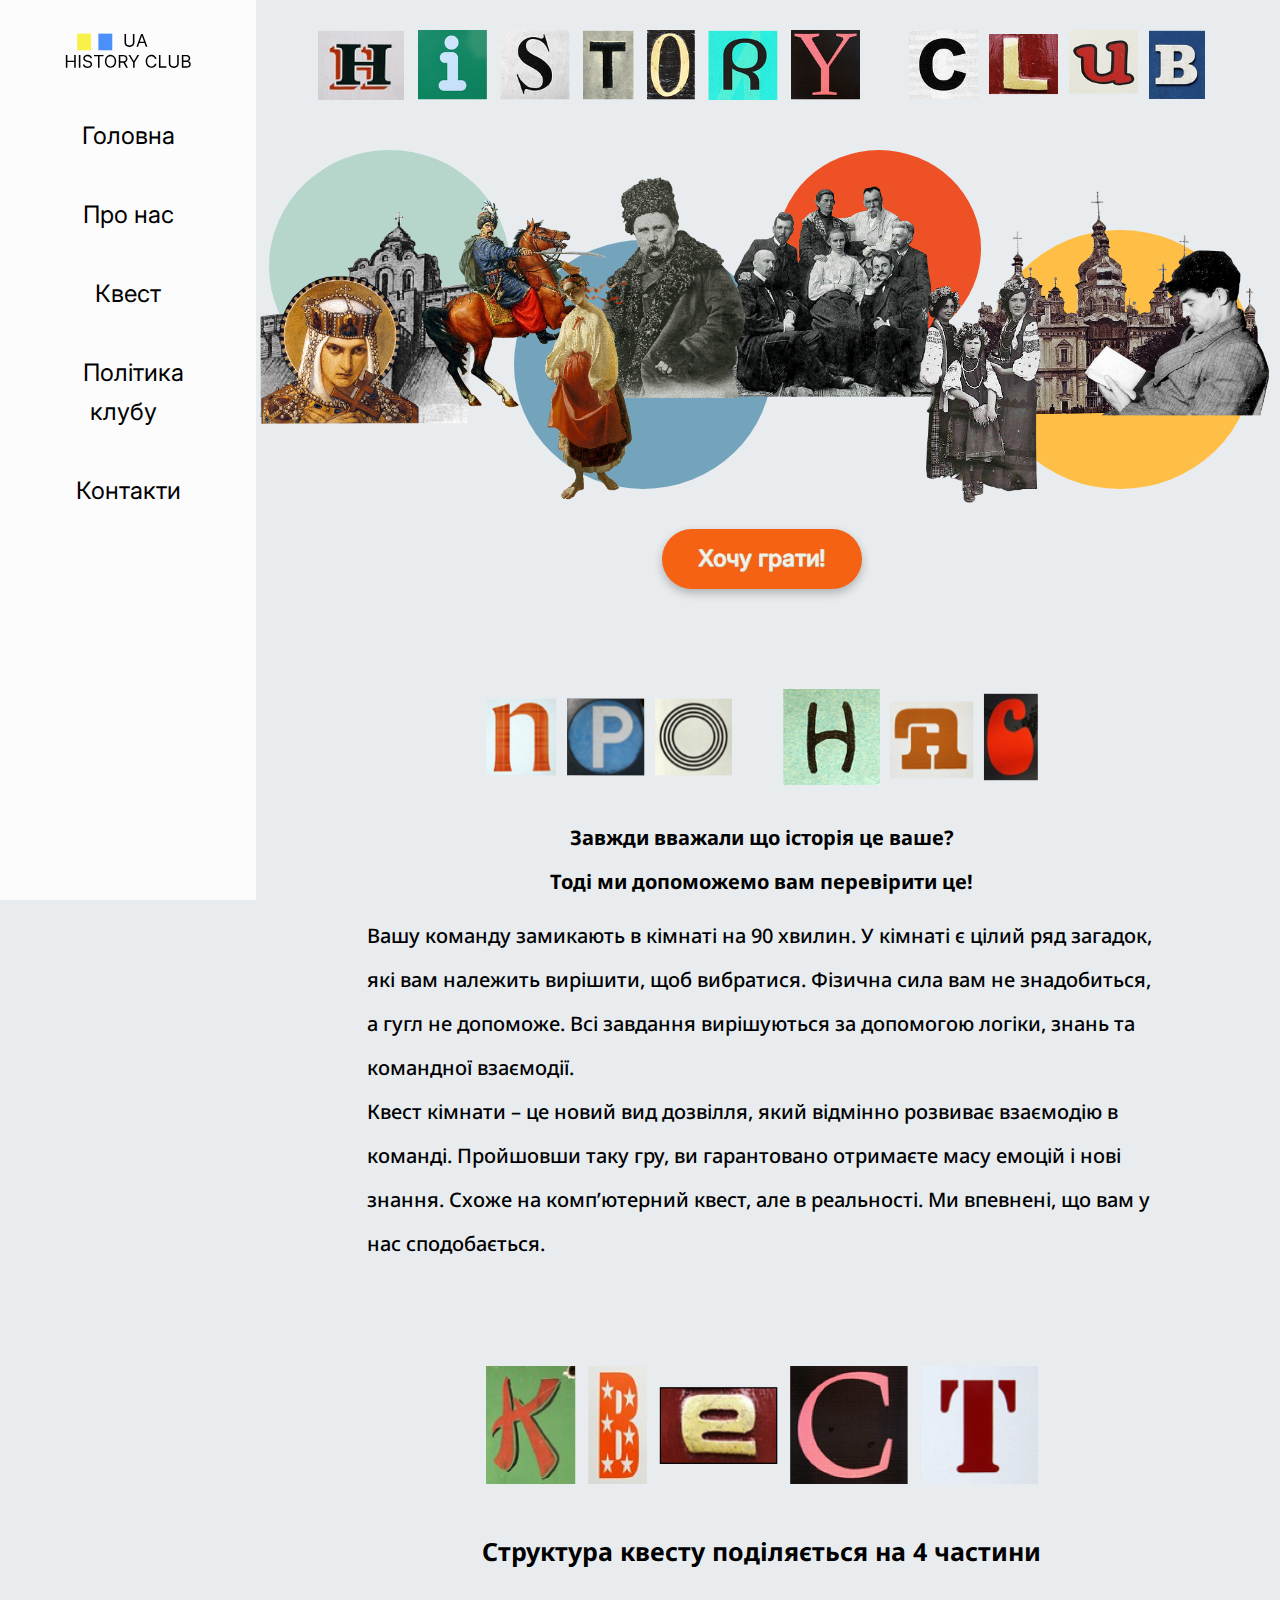
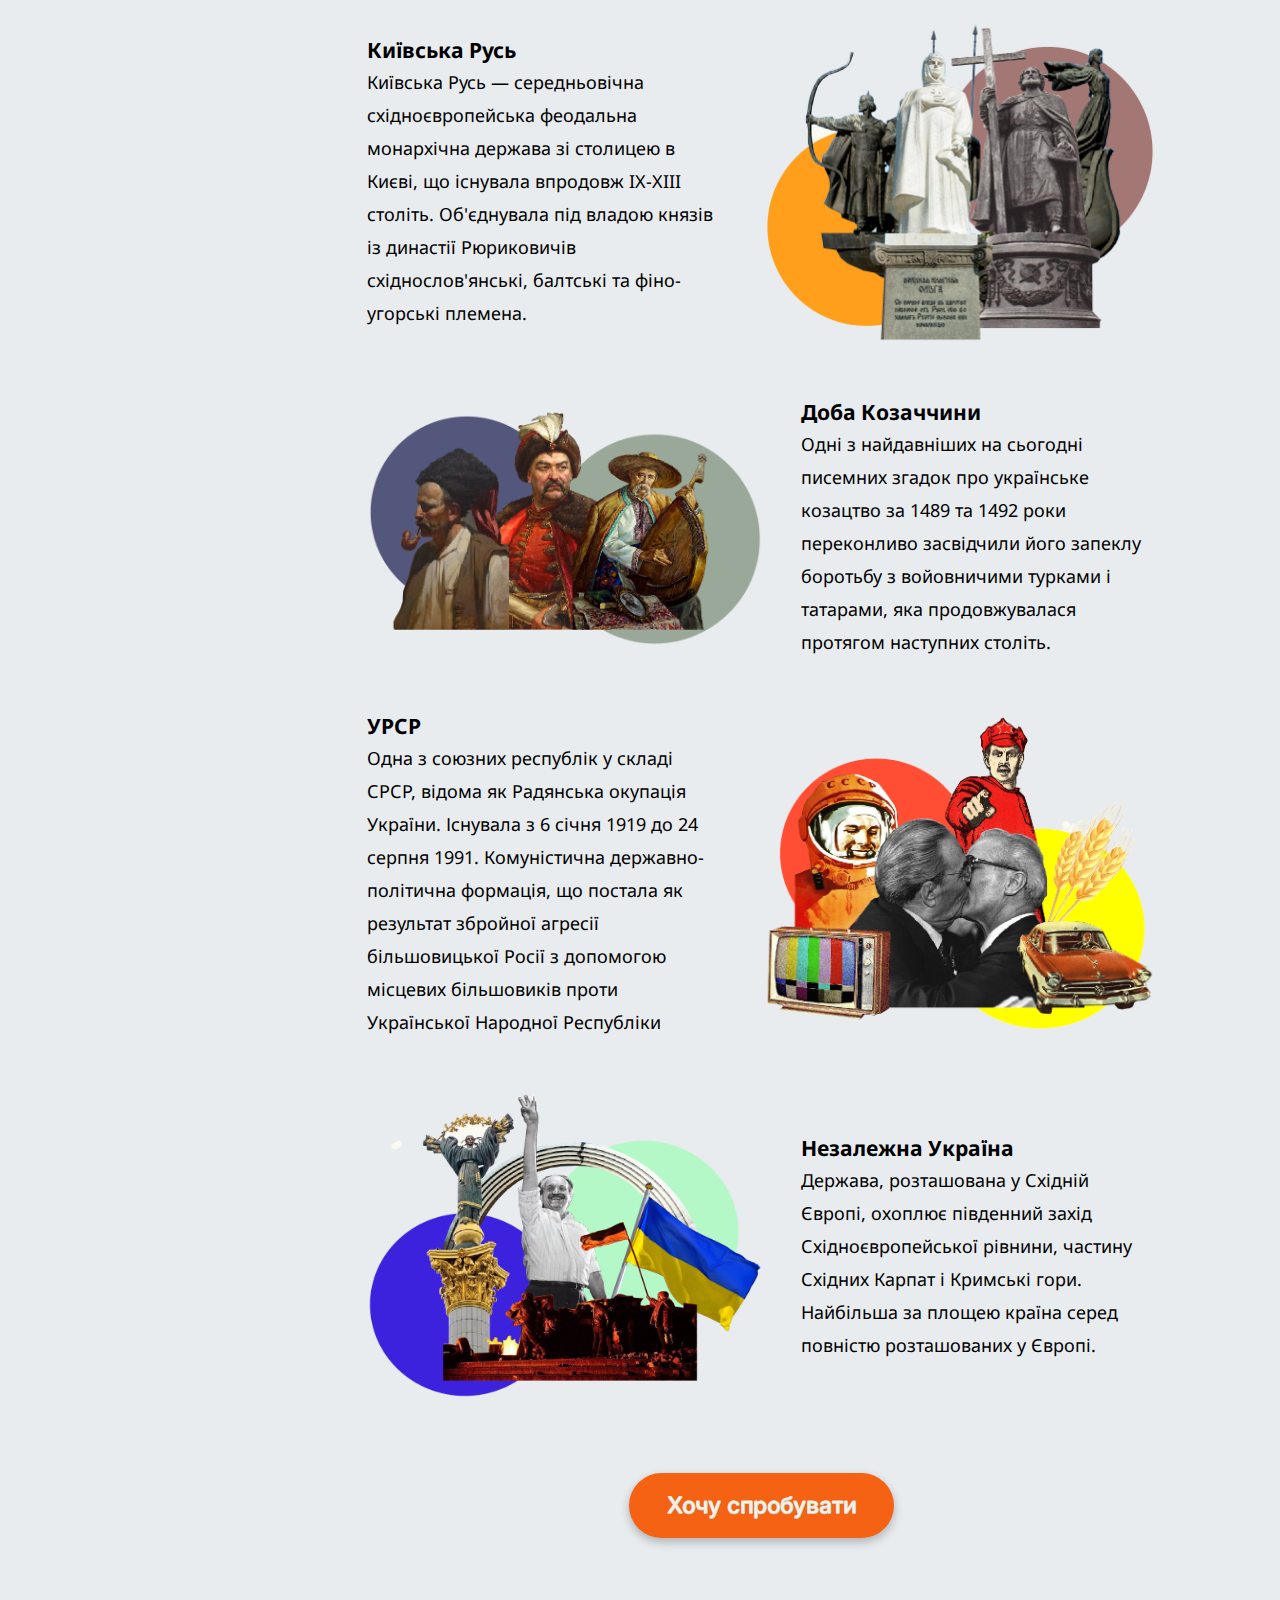
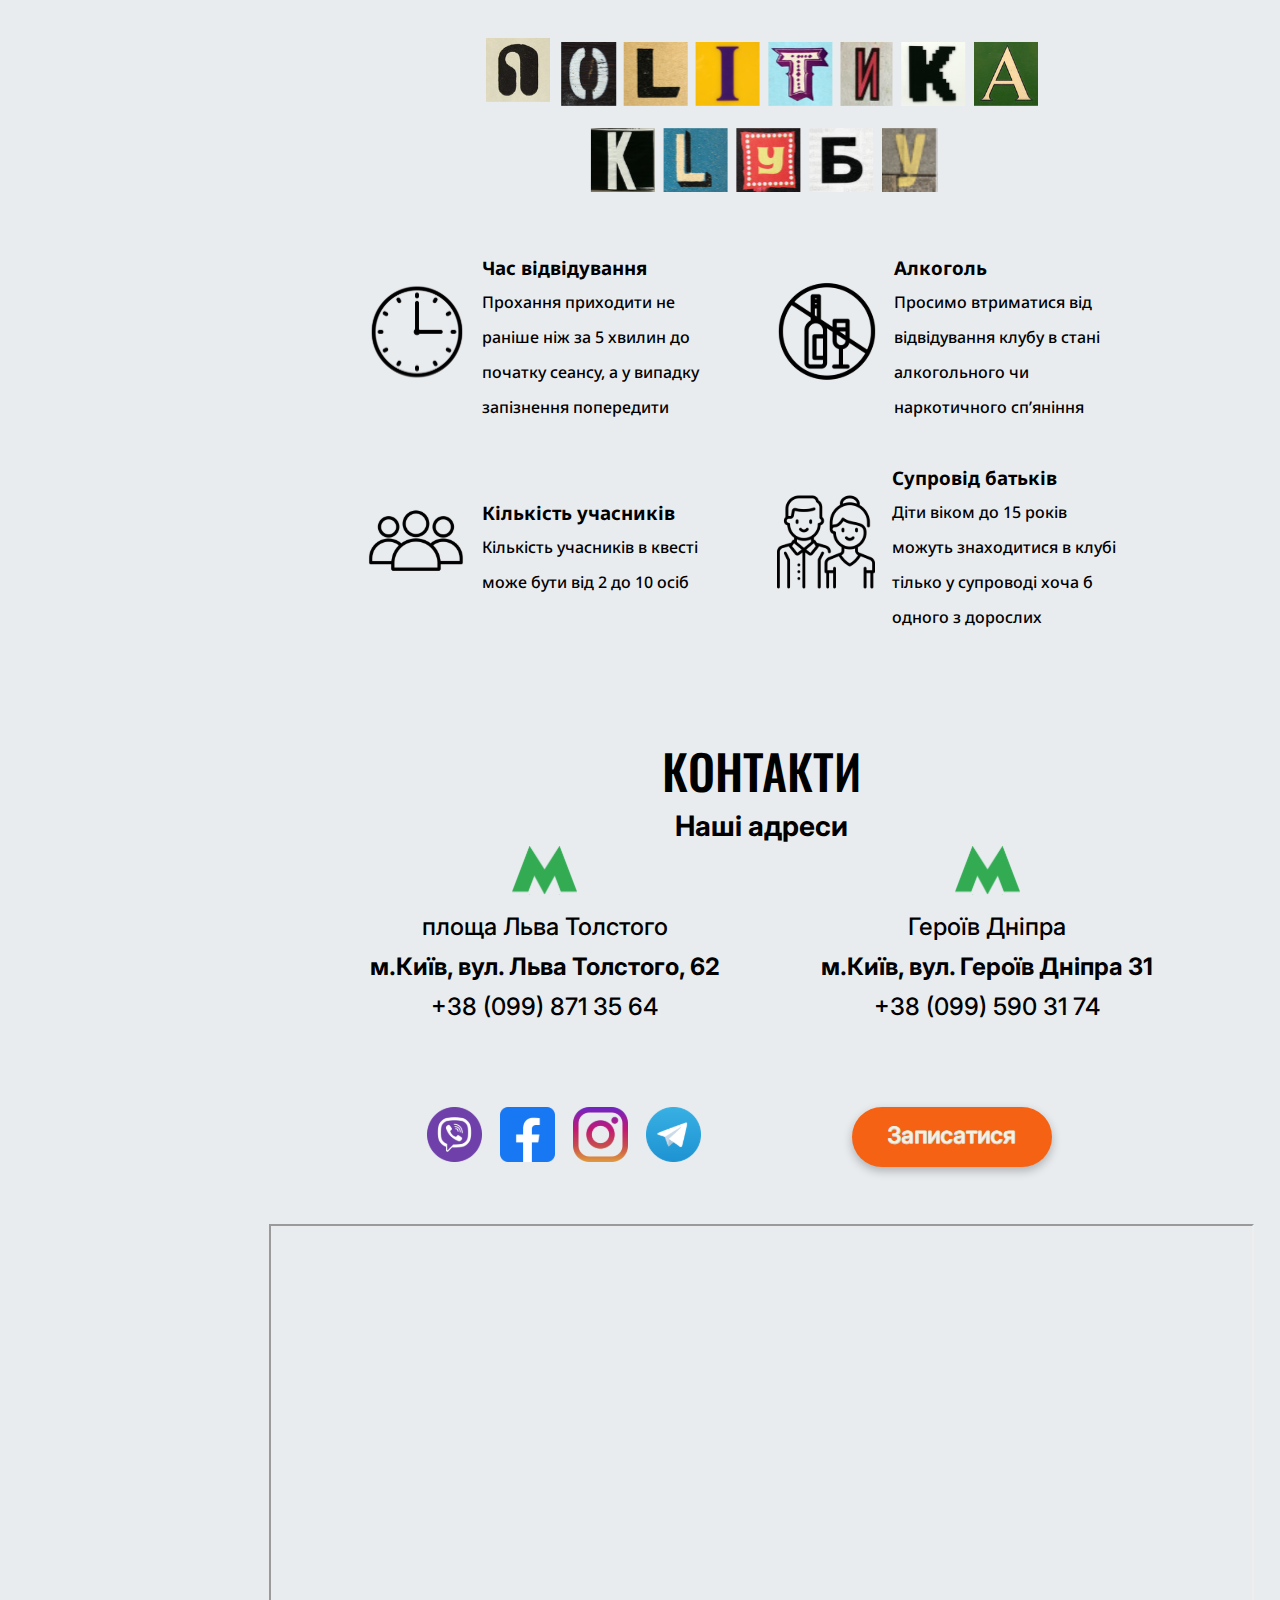
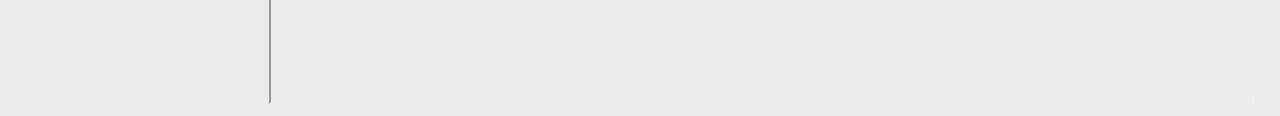
<file: index.html>
<!DOCTYPE html>
<html lang="uk">
  <head>
    <meta charset="utf-8" />
    <meta name="viewport" content="width=device-width, initial-scale=1" />
    <meta name="description" content="UA History Club" />
    <meta name="author" content="Nastya" />
    <link rel="preconnect" href="https://fonts.googleapis.com">
    <link rel="preconnect" href="https://fonts.gstatic.com" crossorigin>
    <link href="https://fonts.googleapis.com/css2?family=Inter&display=swap" rel="stylesheet">
    <link rel="preconnect" href="https://fonts.googleapis.com">
    <link rel="preconnect" href="https://fonts.gstatic.com" crossorigin>
    <link href="https://fonts.googleapis.com/css2?family=Noto+Sans:wght@500&display=swap" rel="stylesheet"> 
    <link rel="preconnect" href="https://fonts.googleapis.com">
    <link rel="preconnect" href="https://fonts.gstatic.com" crossorigin>
    <link href="https://fonts.googleapis.com/css2?family=Oswald:wght@500&display=swap" rel="stylesheet">
    <link rel="stylesheet" type="text/css" href="style.css" /> 
    <title>UA History Club</title>
  </head>

  <body>
    
      <header id="header">
        <div class="logo">
        <a href="#hero-page">
          <img src="assert\img\logo.svg" alt="logo">
        </a>
        </div>
        <nav>
          <ul class="menu">
            <li>
              <a href="#hero-page">Головна</a>
            </li>
            <li>
              <a href="#about-section">Про нас</a>
            </li>
            <li>
              <a href="#quiz-section">Квест</a>
            </li>
            <li>
              <a href="#politic-section"><span>Політика <br> клубу</span></a>
            </li>
            <li>
              <a href="#contact">Контакти</a>
            </li>
          </ul>
        </nav>
        <div class="mobile-menu-button">
          <span></span>
          <span></span>
          <span></span>
        </div>
      </header>

      <div class="fullpage">
      <section id="hero-page">
        <div class="main-picture">
          <div class="history-club">
          <div class="history"><img src="assert/img/history.png" alt="history"></div>
          <div class="club"><img src="assert/img/club.png" alt="club"></div>
          </div>
          <div class="main-image">
         <!-- <img src="assert/img/circles.svg" alt="circles" class="circles"> -->
         <div class="circles">
         <div class="green-circle"></div>
         <div class="blue-circle"></div>
         <div class="red-circle"></div>
         <div class="yellow-circle"></div>
          </div>
          <div class="main-img"><img src="assert/img/main_img.png" alt="main"></div>
          </div>
        </div>
        <div class="button">
        <a href="#">
          <span>Хочу грати!</span>
        </a>
      </div>
      </section>
      <div class="content">
      <section id="about-section">
        <h2><div class="about-h2"><img src="assert/img/about_h.svg" alt="Про Нас"></div></h2>
        <div>
        <p class="about-bold">Завжди вважали що історія це ваше?<br>
        Тоді ми допоможемо вам перевірити це!</p>
      
        <p>Вашу команду  замикають в кімнаті на 90 хвилин. У кімнаті є цілий ряд загадок, які вам належить вирішити, щоб вибратися. Фізична сила вам не знадобиться, а гугл не допоможе. Всі завдання вирішуються за допомогою логіки, знань та командної взаємодії.</p>

        <p>Квест кімнати – це новий вид дозвілля, який відмінно розвиває взаємодію в команді. Пройшовши таку гру, ви гарантовано отримаєте масу емоцій і нові знання. Схоже на комп’ютерний квест, але в реальності. Ми впевнені, що вам у нас сподобається.</p>
        </div>
      </section>
      <section id="quiz-section">
        <h2><div class="quiz-h2"><img src="assert/img/quiz/quiz_h.svg" alt="Квест"></div></h2>
        <p class="quiz"><b>Структура квесту поділяється на 4 частини</b></p>
        <div class="rus-block">
          <img src="assert/img/quiz/rus_image.png" alt="Київська Русь">
          <div class="description">
            <h3>Київська Русь</h3>
            <p>Київська Русь — середньовічна східноєвропейська феодальна монархічна держава зі столицею в Києві, що існувала впродовж IX-XIII століть. Об'єднувала під владою князів із династії Рюриковичів східнослов'янські, балтські та фіно-угорські племена.</p>
          </div>
        </div>
        <div class="kozak-block">
          <img src="assert/img/quiz/kozak_image.png" alt="Доба Козаччини">
          <div class="description">
            <h3>Доба Козаччини</h3>
            <p>Одні з найдавніших на сьогодні писемних згадок про українське козацтво за 1489 та 1492 роки переконливо засвідчили його запеклу боротьбу з войовничими турками і татарами, яка продовжувалася протягом наступних століть.</p>
          </div>
        </div>
        <div class="ussr-block">
          <img src="assert/img/quiz/ussr_image.png" alt="СССР">
          <div class="description">
            <h3>УРСР</h3>
            <p>Одна з союзних республік у складі СРСР, відома як Радянська окупація України. Існувала з 6 січня 1919 до 24 серпня 1991. Комуністична державно-політична формація, що постала як результат збройної агресії більшовицької Росії з допомогою місцевих більшовиків проти Української Народної Республіки</p>
          </div>
        </div>
        <div class="ukraine-block">
          <img src="assert/img/quiz/ukrn_image.png" alt="Незалежна Україна">
          <div class="description">
            <h3>Незалежна Україна</h3>
            <p>Держава, розташована у Східній Європі, охоплює південний захід Східноєвропейської рівнини, частину Східних Карпат і Кримські гори. Найбільша за площею країна серед повністю розташованих у Європі.</p>
          </div>
        </div>
        <div class="button">
        <a href="/">
            <span>Хочу спробувати</span>
          </a>
        </div>
      </section>
      <section id="politic-section">
        <h2><div class="politic-h2"><img src="assert/img/politic/politic_h.svg" alt="Політика клубу"></div></h2>
        <div class="politic">
        <div class="visiting-time-rule">
          <div class="clock-icon">
          <img src="assert/img/politic/clock_icon.svg" alt="clock icon">
        </div>
          <div class="politic-description">
          <h3>Час відвідування</h3>
          <p>Прохання приходити не раніше ніж за 5 хвилин до початку сеансу, а у випадку запізнення попередити</p>
          </div>
        </div>
        <div class="alcohol-rule">
          <div class="no-alcohol-icon">
          <img src="assert/img/politic/alcohol_icon.svg" alt="no-alcohol icon">
        </div>
          <div class="politic-description">
          <h3>Алкоголь</h3>
          <p>Просимо втриматися від відвідування клубу в стані алкогольного чи наркотичного сп’яніння</p></div>
        </div>
        <div class="quantity-rule">
          <div class="people-icon">
          <img src="assert/img/politic/people_icon.svg" alt="people icon">
          </div>
          <div class="politic-description">
          <h3>Кількість учасників</h3>
          <p>Кількість учасників в квесті може бути від 2 до 10 осіб</p>
          </div>
        </div>
        <div class="parents-rule">
          <div class="parent-icon">
          <img src="assert/img/politic/parents_icon.svg" alt="parent icon">
        </div>
        <div class="politic-description">
          <h3>Супровід батьків</h3>
          <p>Діти віком до 15 років можуть знаходитися в клубі тілько у супроводі хоча б одного з дорослих </p>
        </div>
        </div>
        </div>
      </section>
      </div>
      <footer id="contact">
        <h2>КОНТАКТИ</h2>
        <h3>Наші адреси</h3>
        <div class="adress">
        <div class="contact-lva">
          <img src="assert/img/footer/metro_icon.svg" alt="metro icon">
          <p>площа Льва Толстого</p>
          <p><strong>м.Київ, вул. Льва Толстого, 62</strong></p>
          <p>+38 (099) 871 35 64</p>
        </div>
        <div class="contact-heroiv">
          <img src="assert/img/footer/metro_icon.svg" alt="metro icon">
          <p>Героїв Дніпра</p>
          <p><strong>м.Київ, вул. Героїв Дніпра 31</strong></p>
          <p>+38 (099) 590 31 74</p>
        </div>
        </div>
        <div class="socials">
        <div class="social-media">
          <a href="#">
           <img src="assert/img/footer/viber.svg" alt="viber icon">
          </a>
          <a href="#">
            <img src="assert/img/footer/facebook.svg" alt="facebook icon">
          </a>
          <a href="#">
            <img src="assert/img/footer/instagram.svg" alt="instagram icon">
          </a>
          <a href="#">
            <img src="assert/img/footer/telegram.svg" alt="telegram icon">
          </a>
          </div>
          <div class="button">
          <a href="#">
            <span>Записатися</span>
          </a>
        </div>
        </div>
        <iframe src="https://www.google.com/maps/d/embed?mid=1B6oHpEbjQobjjq0kSxo-xGtbAl62y0I&hl=uk&ehbc=2E312F" width="640" height="480"></iframe>
      </footer>      
    </div>    
  </body>
</html>
</file>
<file: style.css>
* {
	margin: 0;
	padding: 0;
	box-sizing: border-box;
}
html {
	scroll-behavior: smooth;
}
body {
	background: #e9ecef;
}
a {
	text-decoration: none;
}
.button span {
	font-family: 'Inter';
	font-style: normal;
	font-weight: 500;
	font-size: 23px;
	line-height: 29px;
	color: #F5F3E0;
	text-shadow: -0.5px -0.5px 0 #D3D0D0, 0.5px -0.5px 0 #D3D0D0, -0.5px 0.5px 0 #D3D0D0, 
	0.5px 0.5px 0 #B9B4B4;
}
.button {

	background-color: #F66213;
	margin-left: auto;
	margin-right: auto;
	width: 200px;
	height: 60px;
	border-radius: 50px;
	padding-top: 15px;
	text-align: center;
	box-shadow: 0px 4px 10px rgba(0, 0, 0, 0.25);
}
#quiz-section .button {
	width: 240px;
	height: 65px;
}
#contact .button {
	padding-top: 8px;
}
#header {
	width: 20vw;
	height: 100%;
	background: #FCFCFC;
	position: fixed;
}
.logo {
  	margin-left: auto;
  	margin-right: auto;
  	width: 50%;
  	margin-top: 30px;
  	
}
.logo img {
	width: 100%;
}
.fullpage {
	margin-left: 21%;
	width: 77vw;
}
.main-img img {
	width: 100%;
}
.main-img {
	
	width: 80%;
	
}

ul.menu {
	list-style-type: none;
	margin-left: auto;
  	margin-right: auto;
}
ul.menu li a {
	color: black;
	font-family: 'Inter', sans-serif;
	font-size: 24px;
	line-height: 39px;
	padding: 10px;
}

ul.menu li {
	text-align: center;
	margin-top: 40px;
	margin-bottom: 40px;
}

ul.menu li a:visited {
text-decoration: none;
color: black;
}

ul.menu li a:hover {
	cursor: pointer;
	border-bottom: solid 2px;
	border-color: #74A4BC;
	
}

/*.content {
	width: 79vw;
	padding-left: 80px;
	/*padding-right: 80px;
}
/*#hero-page a {
	background-color: #F66213;

	border-radius: 50px;
	box-shadow: 0px 4px 10px rgba(0, 0, 0, 0.25);
}
*/
/*#hero-page a.button,  {
	margin-left: auto;
	margin-right: auto;
	margin-top: 200px;
}*/
.history-club {
	display: flex;
	justify-content: space-evenly;
	height: 100px;
	padding-top: 30px;
	/*margin-top: 30px;*/
	margin-bottom: 50px;
	
}

.club {
 	width: 30%;
 	
 }
 .club img {
 	width: 100%;
 }
 .history {
 	width: 55%;
 }
 .history img {
 	width: 100%;
 }
.main-img {
	position: absolute;
	top: 130px;
	right: 6px;
	max-width: 79.2%;
	
}

.green-circle{
width: 241px;
height: 233px;
background-color: #B6D6CC;
border-radius: 50%;
animation-name: green-circle-animation;
animation-duration: 5s;
animation-timing-function: linear;
animation-iteration-count: infinite;
animation-direction: alternate-reverse;
}
@keyframes green-circle-animation{
	100%{
		transform: translateY(40px);
	}
}
.blue-circle{
width: 258.11px;
height: 248.62px;
background-color: #74A4BC;
border-radius: 50%;
margin-top: 90px;
animation-name: blue-circle-animation;
animation-duration: 5s;
animation-timing-function: linear;
animation-iteration-count: infinite;
animation-direction: alternate-reverse;
}
@keyframes blue-circle-animation{
	100%{
		transform: translateY(-30px);
	}
}
.red-circle{
width: 204.34px;
height: 196.83px;
background-color: #EF5126;
border-radius: 50%;
animation-name: red-circle-animation;
animation-duration: 5s;
animation-timing-function: linear;
animation-iteration-count: infinite;
animation-direction: alternate-reverse;
}
@keyframes red-circle-animation{
	100%{
		transform: translateY(20px);
	}
}
.yellow-circle{
width: 268.86px;
height: 258.98px;
background-color: #FFBF46;
border-radius: 50%;
margin-top: 80px;
animation-name: yellow-circle-animation;
animation-duration: 5s;
animation-timing-function: linear;
animation-iteration-count: infinite;
animation-direction: alternate-reverse;
}
@keyframes yellow-circle-animation{
	100%{
		transform: translateY(-20px);
	}
}
.circles{
	display: flex;
	justify-content: space-between;
	margin-bottom: 40px;
	
}
#about-section {
	width: 80%;
	margin: 100px auto;
	font-family: 'Noto Sans';
	font-style: normal;
	font-weight: 500;
	font-size: 20px;
	line-height: 44px;
}
#about-section div{
	margin-top: 20px;
}
.about-bold {
	text-align: center;
	font-weight: bold;
	margin-bottom: 10px;
}
.about-h2 img {
	width: 100%;
  }
 .about-h2 {
 	margin-left: auto;
  	margin-right: auto;
  	width: 70%;
 }
#quiz-section {
font-family: 'Noto Sans';
font-style: normal;
font-weight: 400;
font-size: 18px;
line-height: 33px;
margin-top: 100px;
margin-bottom: 100px;
margin-left: auto;
margin-right: auto;
width: 80%;
}
#quiz-section .quiz {
text-align: center;
font-size: 25px;
margin-top: 45px;
margin-bottom: 45px;
}
 .quiz-h2 img {
  	width: 100%;
 }
 .quiz-h2 {
 	margin-left: auto;
  	margin-right: auto;
  	width: 70%;
 }
 #quiz-section .button {
 	width: 265px;
 	height: 65px;
 	padding-top: 17px;
 }
 .rus-block, .ussr-block {
 	display: flex;
 	flex-direction: row-reverse;
 	justify-content: space-between;
 	align-items: center;
 	margin-top: 50px;
margin-bottom: 50px;
 }
 .rus-block img {
 	width: 50%;
 }
.kozak-block, .ukraine-block  {
 	display: flex;
 	justify-content: space-between;
 	align-items: center;
 	margin-top: 50px;
margin-bottom: 50px;

 }
 .ukraine-block  {
 	margin-bottom: 70px;
 }
 .description{
 	width: 45%;
 	
 }
 
 .kozak-block img {
 	width: 50%;
 	height: 60%;
 }
 
 .ussr-block img {
 	width: 50%;
 	height: 60%;
 }
 
 .ukraine-block img {
 	width: 50%;
 }
 #politic-section {
 	font-family: 'Noto Sans';
	font-style: normal;
	font-weight: 500;
	font-size: 16px;
	line-height: 35px;
	margin-top: 100px;
margin-bottom: 100px;
margin-left: auto;
margin-right: auto;
width: 80%;
 }
#politic-section div.politic {
	display: grid;
	grid-template-columns: repeat(2, 1fr);
	grid-column-gap: 30px;
	grid-row-gap: 35px;
	margin-top: 50px;
}

.politic-h2 img {
  	max-width: 100%;
  }
  .politic-h2 {
  	margin-left: auto;
  	margin-right: auto;
  	width: 70%;
  }
  .visiting-time-rule, .alcohol-rule, .quantity-rule, .parents-rule {
  	display: flex;
  	
  	align-items: center;
  }
  .alcohol-rule img, .quantity-rule img, .parents-rule img {
  	width: 98%;
  }
  .politic-description{
  	width: 60%;
  	margin-left: 15px;
  }
  #contact {
  	text-align: center;
  	font-family: 'Inter';
font-style: normal;
font-weight: 500;
font-size: 24px;
line-height: 40px;
  }
#contact h2{
font-family: 'Oswald', sans-serif;
font-style: normal;
font-weight: 500;
font-size: 48px;
line-height: 71px;
}
#contact h3{
font-weight: 700;
}

  #contact iframe {
  	width: 100%;
  }
  .socials{
  	display: flex;
	padding-left: 140px;
	padding-right: 70px;
	margin-top: 80px;
margin-bottom: 50px;
  }
.adress {
	display: flex;
	justify-content: space-evenly;
}
.social-media img {
	width: 100%;
}
.social-media {
	display:  flex;
	justify-content: space-evenly;
	width: 40%;
}




@media only screen and (max-width: 376px) {
.green-circle {
	width: 60px;
	height: 60px;
}
.blue-circle {
	width: 65px;
	height: 65px;
}
.red-circle {
	width: 60px;
	height: 60px;
}
.yellow-circle {
	width: 70px;
	height: 70px;
}
.circles {
	margin-top: -20px;
	margin-bottom: 110px;
}
.history-club {
	margin-bottom: 100px;
}
  ul.menu li a {
	color: black;
	font-family: 'Inter', sans-serif;
	font-size: 12px;
	line-height: 15px;
}

h3{
	font-size: 12px;
	line-height: 15px;
}
.about-h2 {
	width: 80%;
}
#quiz-section .quiz{
	font-size: 12px;
	line-height: 15px;
}
#politic-section p {
	font-family: 'Inter', sans-serif;
	font-size: 10px;
	line-height: 12px;
}
#politic-section div.politic {
	display: flex;
	flex-direction: column;
	padding-left: 10px;
}
.parent_icon img, .people-icon img, .no-alcohol-icon img, .clock-icon img {
	width: 100%;
}
.parent-icon, .people-icon, .no-alcohol-icon, .clock-icon {
	width: 25%;
}
.politic-description{
  	width: 60%;
  }
  .politic-h2 {
  	width: 90%;
  }
.kozak-block, .ukraine-block, .rus-block, .ussr-block  {
 	display: flex;
 	flex-direction: column-reverse;
 	font-size: 10px;
	line-height: 15px;
 }
 .description {
 	width: 90%;
 	margin-bottom: 30px;
 }
 .club {
 	width: 50%;
 	margin-top: 10px;
 }
 
 .history {
 	width: 85%;
 	margin-top: 30px;
 }
 
.main-img {
	right: 2px;
	top: 190px;
}

.rus-block {
	margin-top: -10px;
}
.adress {
	display: flex;
	flex-direction: column;
}
#header {
	width: 75px;
}

.history-club {
	display: flex;
	flex-direction: column;
	align-items: center;
	justify-content: space-between;
}
#about-section {
	font-family: 'Noto Sans';
	font-style: normal;
	font-weight: 500;
	font-size: 10px;
	line-height: 12px;
}

.button{
	font-size: 12px;
	line-height: 15px;
	
	width: 180px;
	height: 45px;
	
	padding-top: 12px;
	text-align: center;
	text-shadow: -0.5px -0.5px 0 #D3D0D0, 0.5px -0.5px 0 #D3D0D0, -0.5px 0.5px 0 #D3D0D0, 
	0.5px 0.5px 0 #B9B4B4;
	box-shadow: 0px 4px 10px rgba(0, 0, 0, 0.25);
}
.button span {
	font-size: 18px;
	line-height: 20px;
}
#quiz-section .button {
 	width: 200px;
 	height: 45px;
 	padding-top: 12px;
 }
 #quiz-section .button span {
 	font-size: 17px;
	line-height: 18px;
 }
.contact-lva, .contact-heroiv {
	margin-top: 20px;
}

.contact-lva p, .contact-heroiv p {
	font-size: 12px;
	line-height: 15px;
} 
.adress {
	margin-bottom: -20px;
}
.adress img {
	width: 10%;
}
.social-media img {
	width: 75%;
}
.social-media {
	width: 110%;
	margin-bottom: 23px;
	}
/*.social-media img{
	width: 40px;
}*/
.socials {
	display: flex;
	flex-direction: column;
	margin-left: -80px;
}
.socials .button {
	/*width: 150px;
	height: 30px;
	padding-top: -10px;*/
	
	height: 40px;
	/*position: relative;
	top: 23px;*/
	
}
/*.socials .button span{
	font-size: 12px;
	line-height: 15px;
}*/
#contact h2 {
	font-size: 30px;
	line-height: 32px;
}
iframe {
	height: 40%;
}
.rus-block img, .kozak-block img, .ussr-block img, .ukraine-block img {
	width: 70%;
}
/*.viber-icon img {
	width: 100%;
}
/*.viber-icon {
	width: 10%;
}*/
}
</file>
